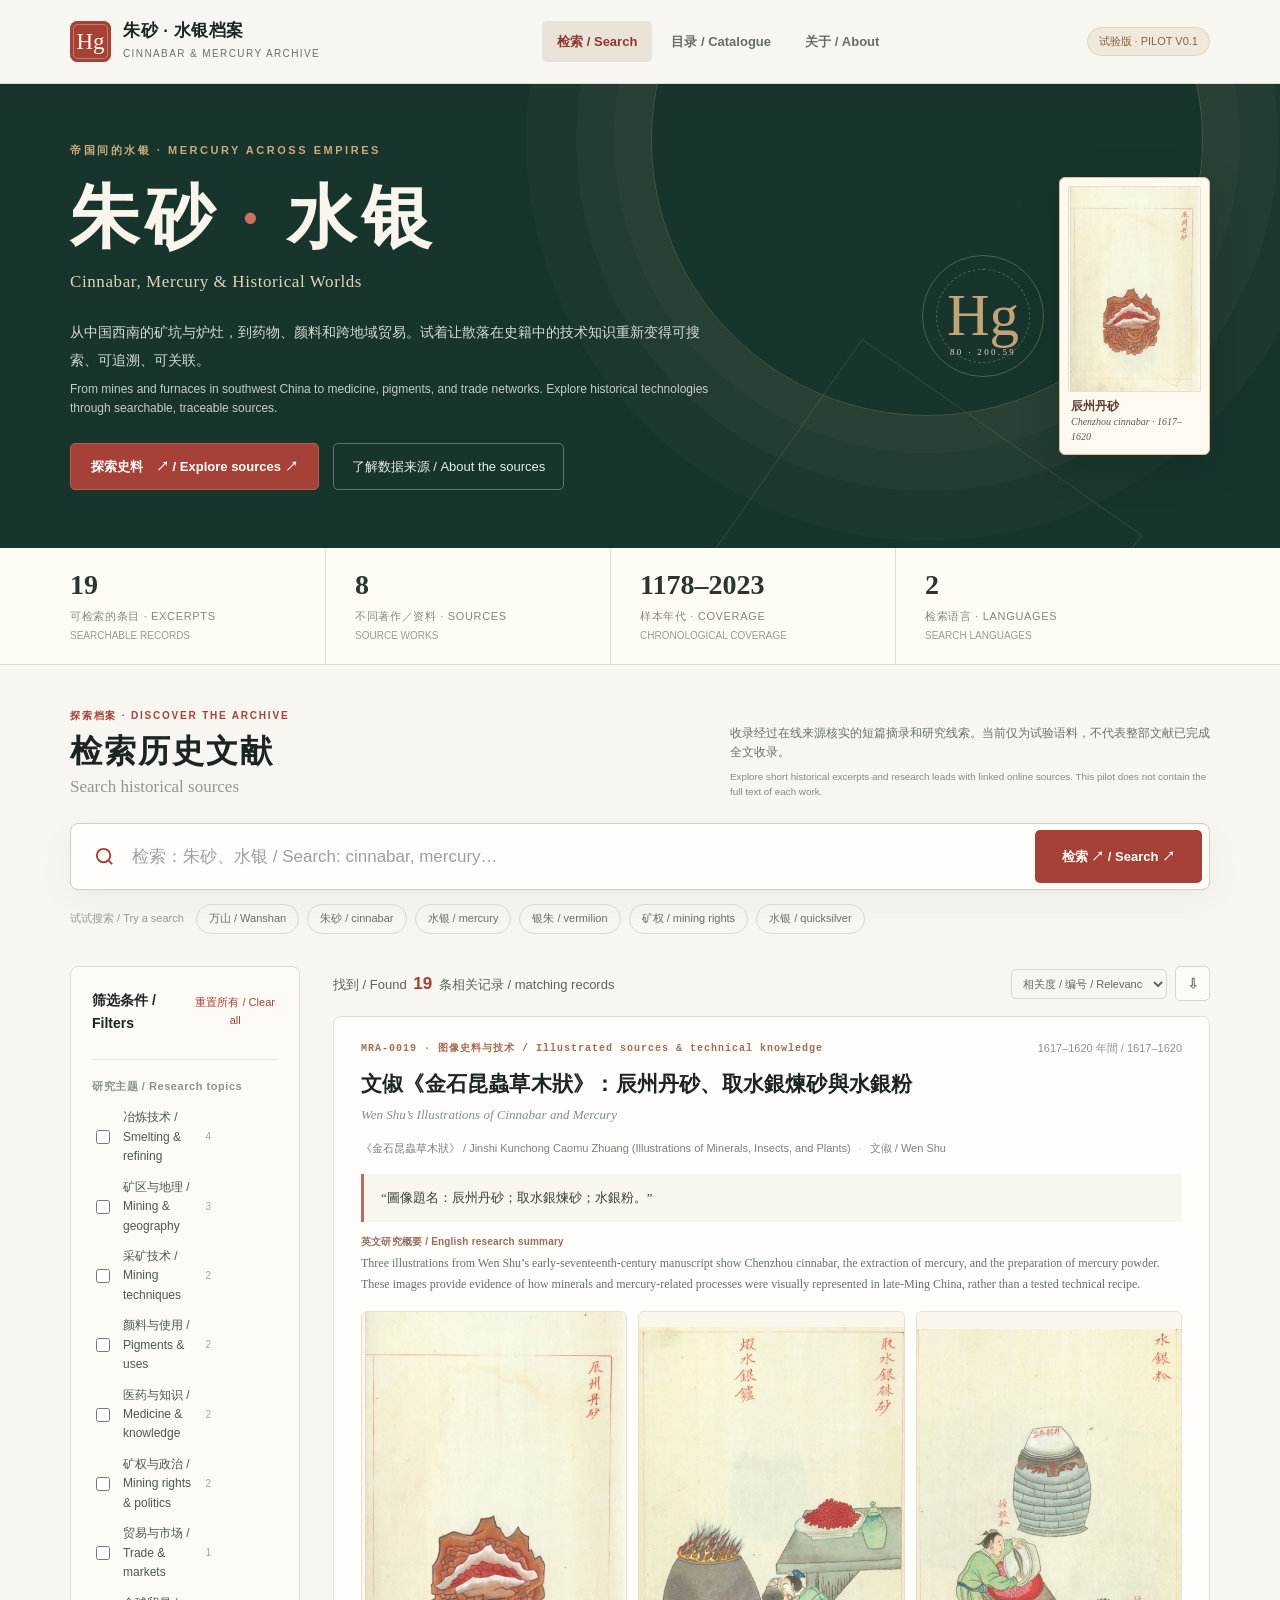
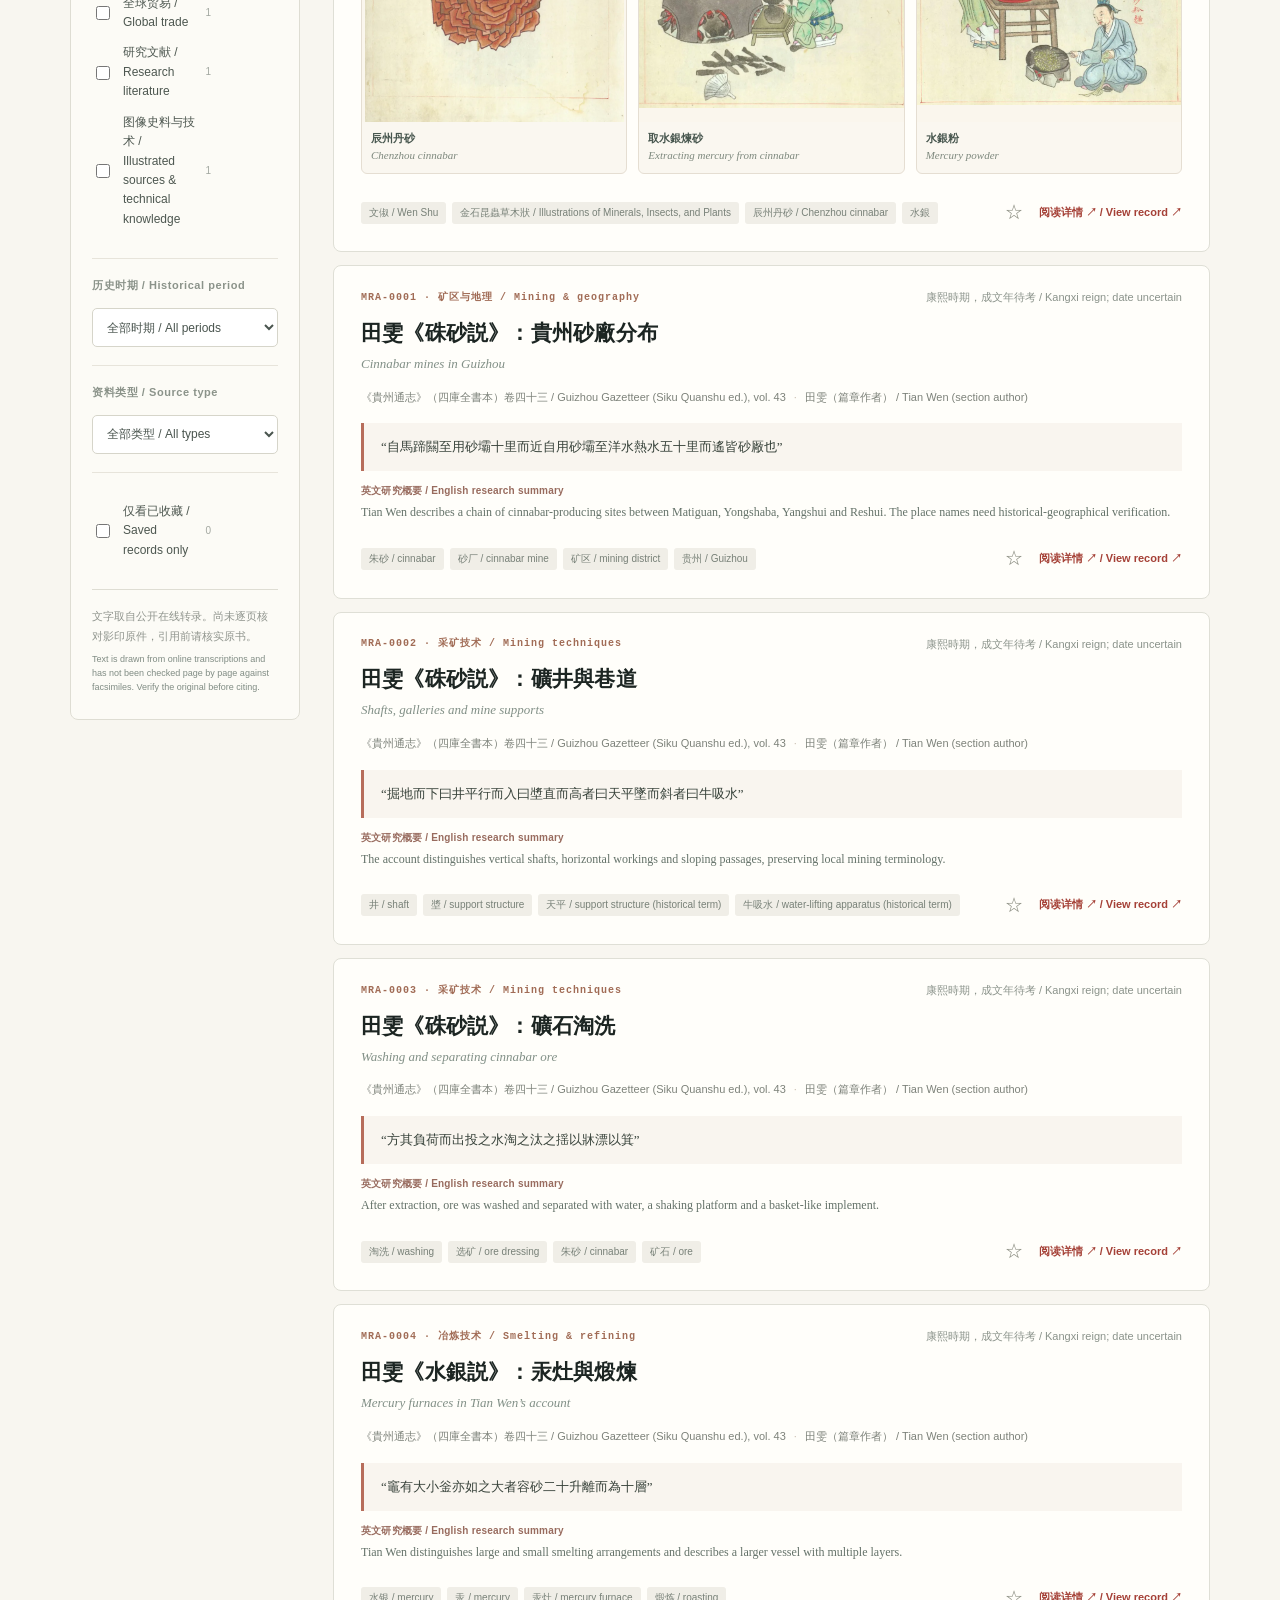
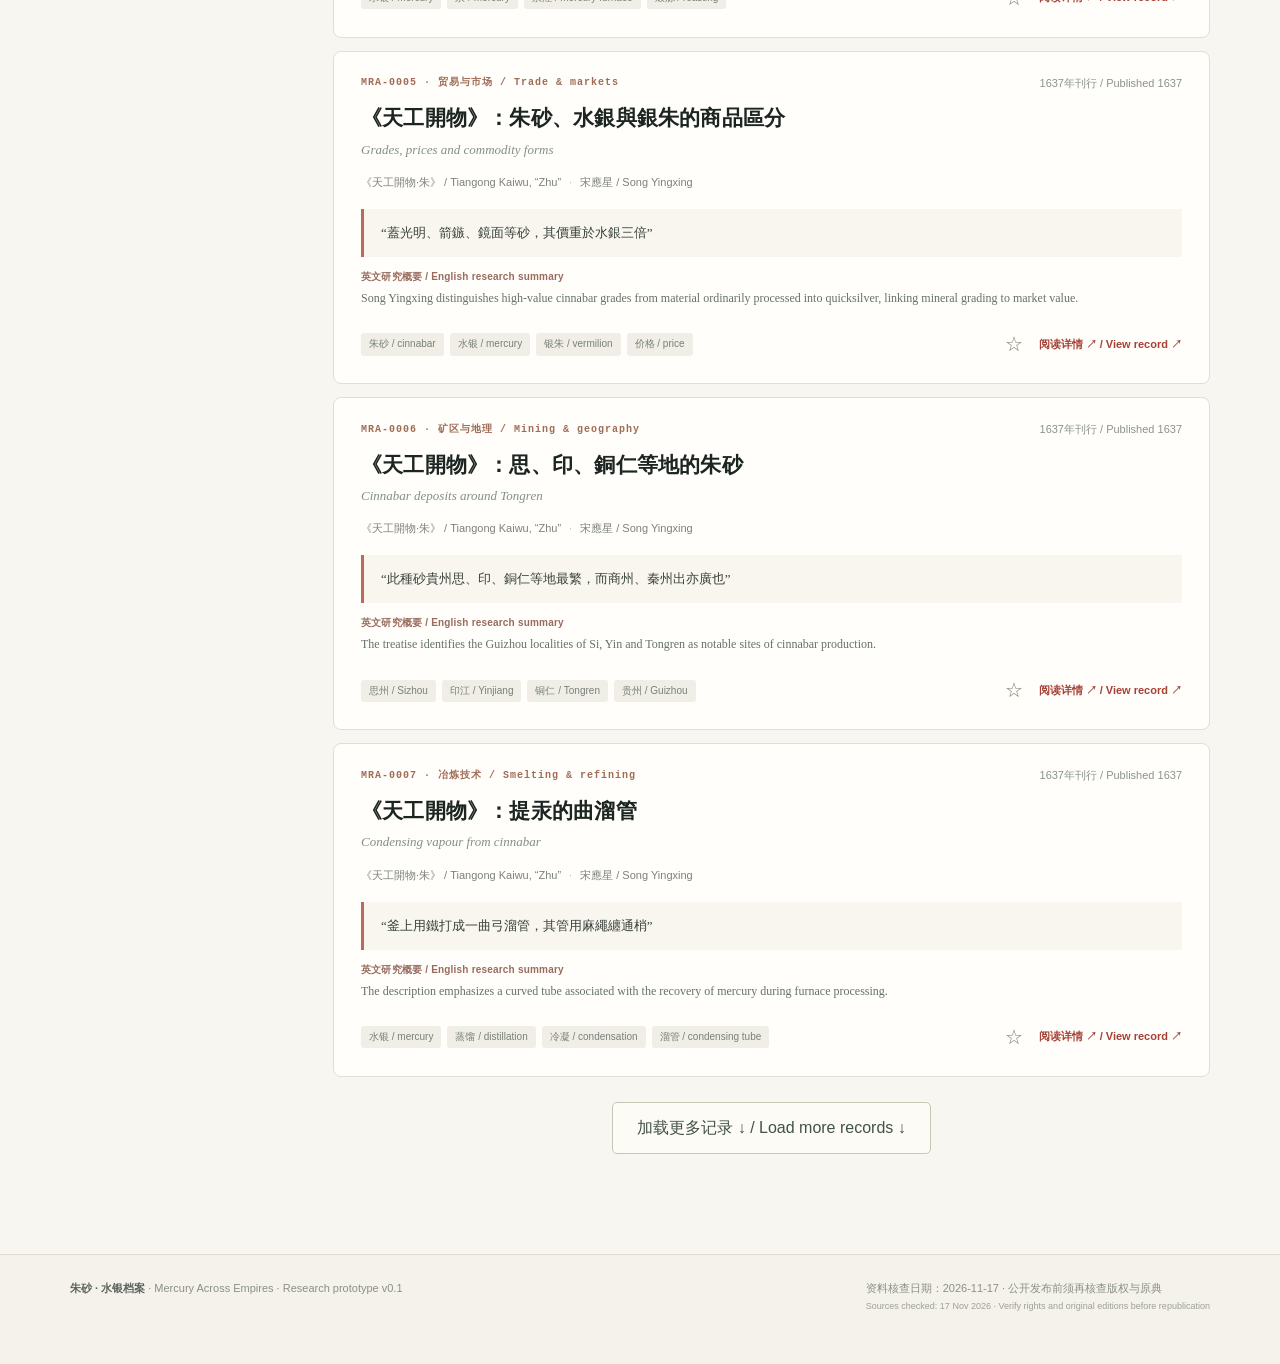
<file: index.html>
<!doctype html>
<html lang="zh-CN">
<head>
<meta charset="utf-8">
<meta name="viewport" content="width=device-width, initial-scale=1">
<meta name="theme-color" content="#f8f6f0">
<meta name="description" content="朱砂与水银历史档案试验库：可检索的原始文献摘录、历史出处及研究线索。">
<title>朱砂与水银｜历史档案试验库</title>
<style>
:root{--cream:#f8f6f0;--paper:#fffefa;--ink:#1c2522;--muted:#69716b;--subtle:#89918a;--line:#deddd3;--red:#a54137;--red-deep:#872c28;--warm:#f4ece4;--green:#18352d;--gold:#b99462;--shadow:0 12px 34px rgba(36,40,31,.05)}
*{box-sizing:border-box}html{scroll-behavior:smooth}body{margin:0;background:var(--cream);color:var(--ink);font-family:-apple-system,BlinkMacSystemFont,"Noto Sans SC","PingFang SC","Microsoft YaHei",sans-serif;line-height:1.62}button,input,select{font:inherit}button{cursor:pointer}button:focus-visible,a:focus-visible,input:focus-visible,select:focus-visible{outline:3px solid #b88b71;outline-offset:3px}a{color:inherit} .serif{font-family:"Iowan Old Style","Songti SC","STSong","Noto Serif CJK SC","Source Han Serif SC",Georgia,serif}.mono{font-family:ui-monospace,SFMono-Regular,Consolas,monospace} .container{max-width:1220px;margin:0 auto;padding:0 40px}
.site-header{height:84px;border-bottom:1px solid rgba(67,76,65,.14);background:rgba(248,246,240,.94);position:sticky;top:0;z-index:50;backdrop-filter:blur(18px)} .topbar{height:100%;display:flex;align-items:center;justify-content:space-between;gap:18px}.brand{display:flex;align-items:center;gap:12px;text-decoration:none;min-width:280px}.mark{height:41px;width:41px;background:var(--red);border-radius:8px;color:#fff7e9;display:grid;place-items:center;font-size:23px;font-family:Georgia,serif;box-shadow:inset 0 0 0 3px var(--red),inset 0 0 0 4px #c87867}.brand-title{font-size:17px;font-weight:700;letter-spacing:.03em;line-height:1.2}.brand-sub{font-size:10px;color:var(--muted);letter-spacing:.14em;margin-top:4px}.topnav{display:flex;gap:4px;align-items:center}.nav-item{border:0;background:transparent;color:#666f67;font-weight:650;padding:10px 15px;border-radius:5px;font-size:13px}.nav-item:hover{background:#ece8df}.nav-item.active{background:#e9e3d9;color:#91362e}.trial-pill{background:#f1e8dc;border:1px solid #e3d2ba;border-radius:100px;padding:5px 11px;font-size:11px;color:#87633c;white-space:nowrap}
.hero{background:var(--green);color:#faf5ec;overflow:hidden;position:relative;min-height:375px}.hero:before{content:"";position:absolute;right:6%;top:-220px;width:550px;height:550px;border:1px solid rgba(230,190,137,.22);border-radius:50%;box-shadow:0 0 0 37px rgba(230,190,137,.025),0 0 0 75px rgba(230,190,137,.035),0 0 0 125px rgba(230,190,137,.019)}.hero:after{content:"";position:absolute;right:16%;bottom:-200px;width:340px;height:340px;border:1px solid rgba(230,190,137,.12);transform:rotate(35deg)}.hero .container{position:relative;z-index:1;display:flex;align-items:center;min-height:375px;gap:20px}.hero-text{padding:58px 0;max-width:775px}.eyebrow{font-size:11px;letter-spacing:.23em;color:#ccab7a;font-weight:800;text-transform:uppercase}.hero h1{font-size:clamp(41px,5.5vw,69px);line-height:1.16;letter-spacing:.08em;font-weight:600;margin:18px 0 10px}.hero h1 .mercury-dot{color:#ca725f}.hero-english{color:#e3d2b8;font-size:17px;letter-spacing:.035em;margin:0 0 24px;font-family:Georgia,serif}.hero-desc{max-width:640px;color:#d5dcd4;font-size:14px;line-height:1.95;margin:0 0 26px}.hero-actions{display:flex;align-items:center;gap:14px;flex-wrap:wrap}.btn-primary{background:var(--red);border:1px solid #bd5d51;color:white;border-radius:5px;padding:12px 20px;font-weight:700;font-size:13px}.btn-primary:hover{background:#bd4b3d}.btn-ghost-light{color:#e8ece6;background:transparent;border:1px solid rgba(242,244,234,.33);border-radius:5px;padding:12px 18px;font-size:13px}.btn-ghost-light:hover{background:rgba(255,255,255,.06)}.seal{width:164px;height:164px;border:1px solid rgba(246,221,171,.26);border-radius:50%;display:grid;place-items:center;flex:none;margin-left:auto;position:relative;font-family:Georgia,serif}.seal:before{content:"";position:absolute;inset:13px;border:1px dashed rgba(246,221,171,.27);border-radius:50%}.seal strong{font-size:79px;font-weight:400;color:#d5af80;opacity:.9}.seal small{position:absolute;bottom:29px;color:#e5d6bf;letter-spacing:.26em;font-size:9px}
.stats-line{border-bottom:1px solid var(--line);background:#fffcf5}.stats-inner{display:grid;grid-template-columns:repeat(4,1fr);min-height:102px}.stat{padding:23px 10px 20px 0;border-right:1px solid var(--line);margin-right:29px}.stat:last-child{border-right:none}.stat-number{font-size:28px;line-height:1;font-weight:600;color:#29362f;font-family:Georgia,"Songti SC",serif}.stat-label{color:#818981;font-size:11px;letter-spacing:.06em;margin-top:9px}
.content-area{padding-top:43px;padding-bottom:100px}.section-kicker{font-size:10px;color:var(--red);font-weight:800;letter-spacing:.18em;text-transform:uppercase}.section-head{display:flex;align-items:end;justify-content:space-between;gap:20px;margin-bottom:24px}.section-head h2{font:600 32px/1.25 "Songti SC","STSong",Georgia,serif;letter-spacing:.06em;margin:7px 0 0}.section-head p{color:var(--muted);font-size:12px;max-width:480px;margin:0}.intro-inline{color:#6e776f;font-size:13px;line-height:1.9;margin:4px 0 24px}
.search-banner{display:flex;align-items:center;background:var(--paper);border:1px solid #cfcfc3;min-height:67px;box-shadow:var(--shadow);border-radius:8px;overflow:hidden}.search-lens{margin-left:22px;color:var(--red)}.search-input{flex:1;border:0;outline:0!important;background:transparent;font-size:17px;padding:18px 16px;min-width:90px;color:#2e3430}.search-input::placeholder{color:#9ca19b}.search-button{background:var(--red);border:0;color:#fff;min-height:53px;padding:0 27px;margin-right:7px;border-radius:5px;font-size:13px;font-weight:800}.search-button:hover{background:var(--red-deep)}.quick-filters{display:flex;gap:8px;align-items:center;margin:14px 0 32px;flex-wrap:wrap}.quick-label{color:#959b92;font-size:11px;margin-right:4px}.quick-tag{font-size:11px;padding:5px 12px;border:1px solid #d7d8cf;background:transparent;color:#637267;border-radius:100px}.quick-tag:hover{background:#eee7df;border-color:#cbb6a8;color:var(--red)}
.search-layout{display:grid;grid-template-columns:230px minmax(0,1fr);align-items:start;gap:33px}.filters{border:1px solid var(--line);background:#fcfbf6;border-radius:8px;padding:22px 21px 24px;position:sticky;top:104px}.filter-head{display:flex;align-items:center;justify-content:space-between;margin-bottom:24px}.filter-head h3{font-size:14px;margin:0}.reset{border:0;background:none;font-size:11px;color:var(--red);padding:0}.filter-group{padding:18px 0;border-top:1px solid #e7e4db}.filter-group:first-of-type{padding-top:0;border:0}.filter-title{font-size:11px;color:#8b938a;letter-spacing:.05em;font-weight:750;margin-bottom:13px}.select-full{width:100%;height:39px;border:1px solid #d6d5ca;border-radius:5px;color:#4a554f;background:white;padding:0 10px;font-size:12px}.choice{display:flex;align-items:center;gap:10px;font-size:12px;margin:11px 0;color:#4d5750;cursor:pointer}.choice input{width:14px;height:14px;accent-color:var(--red)}.choice span{flex:1}.count-chip{font-size:10px;color:#a3a8a1}.filter-foot{font-size:11px;color:#90958e;border-top:1px solid var(--line);padding-top:17px;line-height:1.8}.filter-foot b{color:#8e4a37;font-weight:600}
.results-head{display:flex;gap:12px;align-items:center;justify-content:space-between;margin:0 0 15px}.result-count{font-size:13px;color:#5a645d}.result-count strong{color:#a33e31;font-size:17px;margin:0 3px}.tools{display:flex;align-items:center;gap:8px}.mini-select{border:1px solid #d8d7cc;background:transparent;color:#5f6962;border-radius:5px;padding:7px;font-size:11px;max-width:156px}.icon-button{height:35px;min-width:35px;border:1px solid #d7d7cb;background:#fcfbf6;color:#52665a;border-radius:5px;display:inline-grid;place-items:center;font-size:15px}.icon-button:hover{border-color:#b9b6a6;background:#f5f0e8}.cards{display:grid;gap:13px}.record-card{padding:23px 27px 19px;background:var(--paper);border:1px solid #dfdfd6;border-radius:8px;transition:border-color .18s,transform .18s,box-shadow .18s}.record-card:hover{border-color:#baaca0;box-shadow:var(--shadow);transform:translateY(-1px)}.record-top{display:flex;align-items:center;justify-content:space-between;gap:12px}.record-num{font-size:10px;color:#a16c56;letter-spacing:.1em;font-weight:750}.record-date{font-size:11px;color:#8b938b}.card-title{font:600 21px/1.48 "Songti SC","STSong","Noto Serif CJK SC",Georgia,serif;margin:11px 0 5px;letter-spacing:.01em;cursor:pointer}.card-title:hover{color:var(--red)}.card-en{font:italic 13px/1.5 Georgia,serif;color:#829087;margin:0 0 15px}.source-line{display:flex;align-items:center;gap:8px;font-size:11px;color:#7d827a;flex-wrap:wrap}.source-line .dot{color:#c8bdb0}.excerpt{padding:11px 15px 11px 17px;border-left:3px solid #b76d5b;margin:17px 0 16px;background:#f9f5ef;color:#37423a;font-size:13px;line-height:2;font-family:"Songti SC","STSong","Noto Serif CJK SC",serif}.excerpt.none{font-family:inherit;color:#838a82;font-style:italic}.record-bottom{display:flex;align-items:center;justify-content:space-between;gap:12px;flex-wrap:wrap}.tags{display:flex;gap:6px;flex-wrap:wrap}.tag{background:#f0eee7;color:#788178;padding:3px 8px;border-radius:3px;font-size:10px}.record-actions{display:flex;align-items:center;gap:11px}.text-link{background:none;border:0;color:var(--red);font-size:11px;font-weight:750;padding:5px 0}.text-link:hover{text-decoration:underline}.star{color:#8b8d81;background:transparent;border:0;padding:5px 5px;font-size:18px}.star.on{color:#b15a37}.mark-hit{background:#ffe9b2;color:#592c17;border-radius:2px;padding:0 1px}.empty{background:#fffefa;border:1px dashed #d0cbc0;text-align:center;padding:70px 30px;border-radius:7px;color:#79837b}.empty-icon{font-size:34px;margin-bottom:11px}.load-more{display:none;margin:25px auto 0;border:1px solid #c7c7b8;background:#fcfbf5;color:#425248;padding:12px 24px;border-radius:5px}.load-more.visible{display:block}
.catalog-group{border-top:1px solid var(--line);padding:22px 0}.catalog-title{font:600 22px/1.6 "Songti SC","STSong",Georgia,serif;margin:0}.catalog-meta{font-size:12px;color:#7a847d;margin:4px 0 13px}.catalog-links{display:grid;grid-template-columns:repeat(2,minmax(0,1fr));gap:10px}.catalog-link{display:flex;justify-content:space-between;gap:10px;text-align:left;background:var(--paper);border:1px solid var(--line);border-radius:5px;padding:11px 14px;color:#33473b;font-size:12px}.catalog-link:hover{border-color:#ae9d8f;color:var(--red)}.catalog-link span:last-child{color:#b17a6e;white-space:nowrap}.source-open{font-size:11px;color:var(--red);text-decoration:none;font-weight:700}.source-open:hover{text-decoration:underline}
.method-grid{display:grid;grid-template-columns:1.1fr 1fr;gap:28px}.method-card{background:var(--paper);padding:28px;border:1px solid var(--line);border-radius:7px}.method-card h3{font:600 22px Georgia,"Songti SC",serif;margin:0 0 15px}.method-card p,.method-card li{color:#59675d;font-size:13px;line-height:1.92}.method-card ol{padding-left:20px}.callout{background:#f2eee6;border-left:3px solid var(--red);font-size:12px;color:#66584a;padding:15px 18px;margin:22px 0;line-height:1.9}.method-code{background:#18352d;color:#e6ece4;padding:16px 18px;font:12px/1.9 ui-monospace,monospace;border-radius:6px;white-space:pre-wrap;word-break:break-all}.section{display:none}.section.active{display:block}.footer{border-top:1px solid var(--line);padding:25px 0 50px;background:#f5f2eb;color:#899087;font-size:11px}.footer-inner{display:flex;justify-content:space-between;gap:20px;flex-wrap:wrap}.footer strong{color:#5d665e}
.modal-backdrop{display:none;position:fixed;inset:0;background:rgba(22,32,28,.65);z-index:100;align-items:center;justify-content:center;padding:20px;backdrop-filter:blur(4px)}.modal-backdrop.open{display:flex}.modal{width:min(100%,950px);background:#fcfbf7;max-height:min(90vh,960px);border-radius:10px;overflow:hidden;display:flex;flex-direction:column;box-shadow:0 25px 90px rgba(0,0,0,.25)}.modal-heading{padding:24px 30px 20px;border-bottom:1px solid #dfdfd5;display:flex;gap:20px;align-items:start;justify-content:space-between}.modal-heading h2{font:600 28px/1.45 "Songti SC","STSong",serif;margin:8px 0 6px}.modal-heading .subtitle{font:italic 14px Georgia,serif;color:#859087}.modal-close{border:1px solid #dcd9ce;border-radius:50%;background:#fff;min-width:35px;height:35px;font-size:19px;color:#717771}.modal-main{padding:26px 30px;overflow-y:auto}.detail-grid{display:grid;grid-template-columns:1.2fr .8fr;gap:30px}.detail-h{font-size:11px;letter-spacing:.1em;color:#a4584a;text-transform:uppercase;font-weight:750;margin:3px 0 12px}.detail-excerpt{background:#f1eee6;border-left:3px solid var(--red);font:16px/2.1 "Songti SC","STSong",Georgia,serif;color:#39453c;padding:20px;margin-bottom:23px;white-space:pre-wrap}.detail-english{font:15px/1.85 Georgia,serif;color:#515e54;margin:0 0 26px}.detail-note{font-size:13px;color:#535f57;line-height:1.92;margin-bottom:22px}.note-input{width:100%;min-height:110px;resize:vertical;border:1px solid #d8d5c9;border-radius:5px;background:#fffefa;padding:12px 13px;font:13px/1.75 -apple-system,BlinkMacSystemFont,"PingFang SC",sans-serif;color:#34453b}.private-note-caption{font-size:10px;color:#8b948b;line-height:1.8;margin:5px 0 16px}.metadata{background:#f5f3ec;border:1px solid #e5e2d7;padding:18px;border-radius:5px;align-self:start}.meta-row{border-bottom:1px solid #e2dfd5;padding:9px 0}.meta-row:last-child{border-bottom:0}.meta-k{font-size:10px;color:#879187;letter-spacing:.05em}.meta-v{font-size:12px;line-height:1.75;margin-top:4px;word-break:break-word}.meta-v a{color:var(--red);text-decoration:none}.meta-v a:hover{text-decoration:underline}.modal-foot{border-top:1px solid var(--line);padding:14px 30px;display:flex;align-items:center;justify-content:space-between;gap:10px;flex-wrap:wrap;background:#f9f7f1}.detail-btn{border:1px solid #cfcbbf;background:transparent;padding:8px 13px;border-radius:4px;color:#515d54;font-size:12px;text-decoration:none}.detail-btn.strong{background:var(--red);border-color:var(--red);color:#fff}.detail-btn:hover{filter:brightness(.96)}.detail-small{font-size:11px;color:#8c968d} .toast{position:fixed;bottom:28px;left:50%;transform:translate(-50%,18px);z-index:150;background:var(--green);color:#fff;font-size:12px;padding:10px 18px;border-radius:5px;box-shadow:0 8px 40px rgba(0,0,0,.16);opacity:0;pointer-events:none;transition:.2s}.toast.visible{opacity:1;transform:translate(-50%,0)}
@media(max-width:980px){.container{padding:0 27px}.seal{display:none}.topnav{gap:1px}.search-layout{grid-template-columns:185px 1fr;gap:19px}.filters{padding:20px 15px}.record-card{padding:18px}.stat{margin-right:15px}.method-grid{grid-template-columns:1fr}}
@media(max-width:650px){.site-header{height:72px}.container{padding:0 18px}.brand{min-width:0}.brand-title{font-size:14px}.brand-sub{font-size:8px}.mark{width:34px;height:34px;font-size:19px;flex:none}.nav-item{padding:8px;font-size:11px}.trial-pill{display:none}.hero .container{min-height:330px}.hero-text{padding:46px 0}.hero h1{font-size:43px}.hero-english{font-size:13px}.hero-desc{font-size:12px}.stats-inner{grid-template-columns:repeat(2,1fr)}.stat{padding:16px 0;margin-right:13px;min-height:77px}.stat:nth-child(2){border-right:0}.stat:nth-child(3),.stat:nth-child(4){border-top:1px solid var(--line)}.stat-number{font-size:24px}.content-area{padding-top:30px}.section-head h2{font-size:28px}.section-head p{display:none}.search-layout{display:flex;flex-direction:column;gap:20px}.filters{position:static;width:100%;display:grid;grid-template-columns:repeat(2,minmax(0,1fr));gap:8px 16px}.filter-head{grid-column:1/-1;margin-bottom:2px}.filter-group{padding:9px 0;border-top:0}.filter-foot{grid-column:1/-1}.search-input{font-size:14px;padding:15px 8px}.search-lens{margin-left:12px}.search-button{padding:0 15px}.record-card{padding:18px 16px}.card-title{font-size:19px}.catalog-links{grid-template-columns:1fr}.modal-backdrop{padding:0}.modal{height:100dvh;max-height:none;border-radius:0}.modal-heading,.modal-main,.modal-foot{padding-left:20px;padding-right:20px}.modal-heading h2{font-size:23px}.detail-grid{display:flex;flex-direction:column}.source-line{gap:5px}.tools{gap:5px}}

/* Chinese and English are always visible; no language toggle. */
.dual-lines .bi-zh,.dual-lines .bi-en{display:block}
.dual-lines .bi-en{font-size:.82em;font-weight:500;letter-spacing:0;line-height:1.55;opacity:.83;margin-top:3px}
.hero-desc .bi-en{color:#ebeee6;opacity:.82;margin-top:6px;font-size:12px}
.section-head h2 .bi-en{font:500 17px/1.45 Georgia,serif;color:#7a847c;margin-top:4px}
.section-head p .bi-en,.intro-inline .bi-en,.filter-foot .bi-en{margin-top:6px;color:#808c84;opacity:1}
.stat-label .bi-en{font-size:10px;margin-top:2px}
.card-summary{margin:-3px 0 16px;color:#647269;font:12px/1.75 Georgia,serif}
.card-summary-label{font:700 10px/1.4 -apple-system,BlinkMacSystemFont,"PingFang SC",sans-serif;letter-spacing:.02em;color:#986b5e}
.note-translation{margin-top:10px;color:#667468;font-family:Georgia,"Noto Serif",serif;font-size:12px;line-height:1.85}
.meta-v{white-space:normal}
.bilingual-about .lang-panel + .lang-panel{border-top:1px solid var(--line);margin-top:22px;padding-top:22px}
.bilingual-about .lang-en h3{font:600 19px/1.4 Georgia,serif}
.bilingual-about .lang-en p,.bilingual-about .lang-en li{font-family:Georgia,serif}
.filter-title,.choice,.source-line,.record-num{overflow-wrap:anywhere}
@media(max-width:900px){.trial-pill{display:none}.brand{min-width:0}}
@media(max-width:650px){.topbar{gap:7px}.brand{gap:7px}.brand-title{font-size:12px}.brand-sub{font-size:8px}.topnav{gap:0}.nav-item{font-size:11px;padding:8px 6px}.section-head h2 .bi-en{font-size:15px}.hero-desc .bi-en{font-size:11px}.record-top{align-items:flex-start}.record-num{line-height:1.5}}
@media(max-width:390px){.brand-sub{display:none}.brand-title{font-size:11px}.brand{gap:4px}.topnav .nav-item{font-size:10px;padding:6px 4px}}
.catalog-titles{display:flex;flex-direction:column;gap:2px;min-width:0;flex:1}.catalog-titles .catalog-en{font:italic 11px/1.45 Georgia,serif;color:#8a948a}.card-summary div[lang=en]{margin-top:4px}.detail-note p{margin:0 0 8px}.detail-note .note-translation{margin-top:8px}.record-date{max-width:48%;text-align:right}
/* Keep both languages readable on narrow screens. */
@media(max-width:650px){
.site-header{height:auto;min-height:72px}
.topbar{flex-wrap:wrap;align-items:center;padding-top:9px;padding-bottom:9px;row-gap:6px}
.topnav{order:3;width:100%;display:flex;justify-content:space-between}
.topnav .nav-item{flex:1;text-align:center;font-size:11px;padding:9px 6px;white-space:nowrap}
.brand{flex:1}
.section-head{display:flex;flex-direction:column;align-items:flex-start;gap:9px}
.section-head p{display:block;width:100%;max-width:none}
.hero-text{padding:43px 0}
}
@media(max-width:520px){
.filters{display:block}
.filter-head{display:flex}
.filter-group{border-top:1px solid #e7e4db;padding:13px 0}
.filter-foot{margin-top:8px}
.results-head{align-items:flex-start;flex-wrap:wrap}
.mini-select{max-width:205px}
}

/* Wen Shu historical illustrations, with independent high-resolution files. */
.hero-art-pair{display:flex;align-items:center;gap:15px;margin-left:auto;flex-shrink:0}
.hero-art-pair .seal{margin-left:0;width:122px;height:122px}.hero-art-pair .seal strong{font-size:59px}.hero-art-pair .seal small{bottom:17px}
.wenshu-image-link{display:block;text-decoration:none}.wenshu-image-link:focus-visible{outline:3px solid #d8a867;outline-offset:3px}.wenshu-scene:hover{filter:brightness(.98)}
.hero-cinnabar{width:151px;margin:0;padding:8px;background:#fff9ef;border-radius:6px;border:1px solid #d9bd96;color:#536056;box-shadow:0 12px 38px #071b163b}
.hero-cinnabar .wenshu-scene{aspect-ratio:400/620;border-radius:2px}.hero-cinnabar figcaption{padding:7px 3px 2px;font-size:11px;line-height:1.3}
.hero-cinnabar figcaption strong{display:block;font-size:12px;color:#603d30}.hero-cinnabar figcaption span{display:block;font:italic 10px/1.5 Georgia,serif}
.wenshu-scene{width:100%;aspect-ratio:400/620;background-color:#fbf8ed;background-image:none;background-repeat:no-repeat;background-size:300% 100%;background-position:0 50%;border:1px solid #e9dfcf}
.wenshu-scene-1{background-image:url("assets/wenshu-chenzhou-cinnabar.svg")}.wenshu-scene-2{background-image:url("assets/wenshu-taking-mercury.svg")}.wenshu-scene-3{background-image:url("assets/wenshu-mercury-powder.svg")}
.featured-wenshu{background:#fffefa;border:1px solid #e5dfd3;border-radius:9px;margin:18px 0 26px;padding:23px;box-shadow:0 7px 20px #25281f08}
.featured-kicker{color:var(--red);font-size:10px;font-weight:800;letter-spacing:.10em;margin-bottom:9px}
.featured-wenshu h3{font:600 24px/1.4 "Songti SC","STSong",serif;margin:0 0 3px}.featured-en{font:italic 14px/1.5 Georgia,serif;color:#899185;margin:0 0 11px}
.featured-copy p{font-size:12px;color:#526156;line-height:1.9;margin:8px 0}.featured-copy .featured-credit{font-size:11px;color:#838d83}.featured-credit a{color:var(--red);text-decoration:none}
.wenshu-panels{display:grid;grid-template-columns:repeat(3,minmax(0,1fr));gap:15px;margin:19px 0 14px}.wenshu-panels figure,.wenshu-detail-panels figure{margin:0;min-width:0}
.wenshu-panels figcaption,.wenshu-detail-panels figcaption{font-size:11px;line-height:1.65;color:#49574f;margin:7px 1px 0}.wenshu-panels figcaption span{display:block;color:#829083;font:italic 11px/1.5 Georgia,serif}
.featured-open{background:transparent;border:1px solid #bbaea0;border-radius:4px;color:var(--red-deep);padding:9px 13px;font-size:12px;font-weight:700}.featured-open:hover{background:#f7f0e8}
.wenshu-detail-panels{display:grid;grid-template-columns:repeat(3,minmax(0,1fr));gap:12px;margin:12px 0 24px}
@media(max-width:980px){.hero-art-pair{gap:8px}.hero-cinnabar{width:132px}.hero-art-pair .seal{width:93px;height:93px}.hero-art-pair .seal strong{font-size:42px}.hero-art-pair .seal small{bottom:9px}}
@media(max-width:650px){.hero .container{flex-wrap:wrap}.hero-text{padding-bottom:10px}.hero-art-pair{margin:0 auto 22px}.hero-cinnabar{width:125px}.featured-wenshu{padding:17px}.wenshu-panels{display:flex;gap:12px;overflow-x:auto;scroll-snap-type:x mandatory;padding-bottom:10px}.wenshu-panels figure{flex:0 0 76%;scroll-snap-align:start}.wenshu-panels figcaption{font-size:12px}.featured-wenshu h3{font-size:20px}.wenshu-detail-panels{gap:7px}}

/* Historical images now appear as ordinary source-record content, not a featured section. */
.record-image-strip{display:grid;grid-template-columns:repeat(3,minmax(0,1fr));gap:11px;margin:12px 0 19px}
.record-figure{min-width:0;margin:0;background:#faf7f0;border:1px solid #e5ded2;border-radius:6px;overflow:hidden}
.record-figure>a{display:block;text-decoration:none}
.record-figure .wenshu-scene{width:100%;aspect-ratio:400/620;border:0}
.record-figure figcaption{padding:8px 9px 10px;font-size:11px;color:#47564e;line-height:1.5}
.record-figure figcaption strong{display:block}
.record-figure figcaption span{display:block;color:#7e897e;font-family:Georgia,serif;font-style:italic}
@media(max-width:650px){.record-image-strip{display:flex;gap:10px;overflow-x:auto;scroll-snap-type:x mandatory;padding-bottom:8px}.record-figure{flex:0 0 57%;scroll-snap-align:start}}
@media(prefers-reduced-motion:reduce){html{scroll-behavior:auto}*{transition:none!important}}
</style>
<link rel="stylesheet" href="assets/wenshu-visible.css">
</head>
<body>
<header class="site-header"><div class="container topbar">
 <a href="#home" class="brand" data-nav="home" aria-label="回到首页"><div class="mark">Hg</div><div><div class="brand-title" data-i18n="brand">朱砂 · 水银档案</div><div class="brand-sub">CINNABAR & MERCURY ARCHIVE</div></div></a>
 <nav class="topnav" aria-label="Main navigation"><button class="nav-item active" data-nav="search" data-i18n="navSearch">检索</button><button class="nav-item" data-nav="catalog" data-i18n="navCatalog">目录</button><button class="nav-item" data-nav="about" data-i18n="navAbout">关于</button></nav><span class="trial-pill">试验版 · PILOT V0.1</span>
</div></header>
<section class="hero" id="home"><div class="container"><div class="hero-text"><div class="eyebrow">帝国间的水银 · MERCURY ACROSS EMPIRES</div><h1 class="serif"><span>朱砂</span><span class="mercury-dot"> · </span><span>水银</span></h1><p class="hero-english">Cinnabar, Mercury &amp; Historical Worlds</p><p class="hero-desc" data-i18n="heroDesc">从中国西南的矿坑与炉灶，到药物、颜料和跨地域贸易。试着让散落在史籍中的技术知识重新变得可搜索、可追溯、可关联。</p><div class="hero-actions"><button class="btn-primary" data-nav="search" data-i18n="heroExplore">探索史料　↗</button><button class="btn-ghost-light" data-nav="about" data-i18n="heroSources">了解数据来源</button></div></div><div class="hero-art-pair"><div class="seal" aria-hidden="true"><strong>Hg</strong><small>80 · 200.59</small></div><figure class="hero-cinnabar"><a class="wenshu-image-link" href="assets/wenshu-chenzhou-cinnabar.svg" target="_blank" rel="noopener noreferrer" title="查看高清图 / Open high-resolution image"><div class="wenshu-scene wenshu-scene-1" role="img" aria-label="文俶《金石昆蟲草木狀》辰州丹砂插圖 / Chenzhou cinnabar illustration"></div></a><figcaption><strong>辰州丹砂</strong><span lang="en">Chenzhou cinnabar · 1617–1620</span></figcaption></figure></div></div></section>
<div class="stats-line"><div class="container stats-inner"><div class="stat"><div class="stat-number" id="stat-records">—</div><div class="stat-label" data-i18n="statRecords">可检索的条目 · EXCERPTS</div></div><div class="stat"><div class="stat-number" id="stat-works">—</div><div class="stat-label" data-i18n="statWorks">不同著作／资料 · SOURCES</div></div><div class="stat"><div class="stat-number">1178–2023</div><div class="stat-label" data-i18n="statCoverage">样本年代 · COVERAGE</div></div><div class="stat"><div class="stat-number">2</div><div class="stat-label" data-i18n="statLanguages">检索语言 · LANGUAGES</div></div></div></div>
<main class="container content-area">
<section id="section-search" class="section active"><div class="section-head"><div><div class="section-kicker">探索档案 · DISCOVER THE ARCHIVE</div><h2 data-i18n="searchTitle">检索历史文献</h2></div><p data-i18n="searchIntro">收录经过在线来源核实的短篇摘录和研究线索。当前仅为试验语料，不代表整部文献已完成全文收录。</p></div>
 <div class="search-banner"><svg class="search-lens" width="23" height="23" viewBox="0 0 24 24" fill="none" stroke="currentColor" stroke-width="2"><circle cx="11" cy="11" r="7"/><path d="m20 20-4-4"/></svg><input class="search-input" id="searchInput" type="search" autocomplete="off" placeholder="检索：万山、朱砂、水银、银朱、quicksilver…" data-i18n-placeholder="searchPlaceholder" aria-label="Search records"><button class="search-button" id="searchSubmit" data-i18n="searchButton">检索 ↗</button></div>
 <div class="quick-filters"><span class="quick-label" data-i18n="quickLabel">试试搜索</span><button class="quick-tag" data-query="万山">万山</button><button class="quick-tag" data-query="朱砂">朱砂</button><button class="quick-tag" data-query="水银">水银</button><button class="quick-tag" data-query="银朱">银朱</button><button class="quick-tag" data-query="矿权">矿权</button><button class="quick-tag" data-query="quicksilver">quicksilver</button></div>
 
<div class="search-layout"><aside class="filters" aria-label="筛选条件"><div class="filter-head"><h3 data-i18n="filterHeading">筛选条件</h3><button class="reset" id="resetFilters" data-i18n="reset">重置所有</button></div><div class="filter-group"><div class="filter-title" data-i18n="topicHeading">研究主题</div><div id="topicFilters"></div></div><div class="filter-group"><div class="filter-title" data-i18n="periodHeading">历史时期</div><select id="periodSelect" class="select-full" aria-label="历史时期"><option value="">全部时期</option><option>宋代</option><option>明代</option><option>清代</option><option>晚清</option><option>十九世纪</option><option>现代研究</option></select></div><div class="filter-group"><div class="filter-title" data-i18n="kindHeading">资料类型</div><select id="kindSelect" class="select-full" aria-label="资料类型"><option value="">全部类型</option><option>历史文献摘录</option><option>研究文献</option></select></div><div class="filter-group"><label class="choice"><input type="checkbox" id="bookmarksOnly"><span data-i18n="bookmarksOnly">仅看已收藏</span><span class="count-chip" id="bookmarksCount">0</span></label></div><div class="filter-foot" data-i18n="filterFoot">文字取自公开在线转录。尚未逐页核对影印原件，引用前请核实原书。</div></aside>
 <div><div class="results-head"><div class="result-count"><span data-i18n="resultPrefix">找到</span> <strong id="resultsCount">0</strong> <span data-i18n="resultSuffix">条相关记录</span></div><div class="tools"><select class="mini-select" id="sortSelect" aria-label="排序"><option value="relevance">相关度 / 编号</option><option value="old">年代：从早到晚</option><option value="new">年代：从晚到早</option><option value="title">标题排序</option></select><button class="icon-button" id="downloadResults" aria-label="导出当前筛选结果 CSV" title="导出当前结果 CSV">⇩</button></div></div><div class="cards" id="resultsList"></div><button class="load-more" id="loadMore" data-i18n="loadMore">加载更多记录 ↓</button></div></div>
</section>
<section id="section-catalog" class="section"><div class="section-head"><div><div class="section-kicker">按来源浏览 · BROWSE BY SOURCE</div><h2 data-i18n="catalogTitle">史料目录</h2></div><p data-i18n="catalogIntro">按著作与馆藏来源整理。每条记录链接到书中的相关篇章，不虚构原件扫描页码。</p></div><p class="intro-inline" data-i18n="catalogMore">这里的“条目”是从文献中选出的主题性摘录，而不是完整卷宗。将来可逐步扩展为文献—页码—原件影像三级目录。</p><div id="catalogList"></div></section>
<section id="section-about" class="section"><div class="section-head"><div><div class="section-kicker">来源、方法与局限 · SOURCES · METHODS · LIMITS</div><h2 data-i18n="aboutTitle">关于试验数据库</h2></div></div><div class="method-grid"><article class="method-card"><h3>这是怎样的数据库？</h3><p>这是为 <em>Mercury across Empires</em> 研究设计的可扩展静态网站试验版。它使用真实、可点击来源的历史文献摘录，演示检索、分面筛选、跨语言关键词关联、阅读和导出。</p><div class="callout"><strong>数据边界：</strong>这些短文并非完整档案 OCR。本站没有下载、复制或展示档案馆受限影像；摘录来自公开电子转录，仍需与原书影像校核。英译摘要是研究性概述，不是逐字译文。</div><h3>资料从哪里来？</h3><p>包含宋、明、清时期文献，晚清矿业交涉材料、19世纪英文地理著述，以及一条现代研究文献书目。每条记录保留出处、原文链接和核查状态。</p><p>史料中的数字、日期、技术与药性主张属于历史记载，不代表已被独立证实，也不构成实验或医疗建议。</p></article><article class="method-card"><h3>怎么扩充自己的资料？</h3><ol><li>在 <code>data/records.csv</code> 追加一行，填写编号、馆藏、标题、时期、短摘录和原件网址。</li><li>运行 <code>python scripts/import_csv.py</code> 重建前端搜索数据。</li><li>将新的原始 PDF 与图片放进自己私人的 <code>originals/</code> 文件夹，不上传至公开仓库。</li><li>日后可将扫描页、OCR、人工校订和页码放入单独的 <code>pages</code> 表，保持原记录 ID 不变。</li></ol><div class="method-code">mercury-archive/
├── index.html
├── data/
│   ├── records.csv   ← 可编辑
│   ├── records.json
│   └── records.js     ← 网站索引
├── scripts/
│   ├── import_csv.py
├── i18n.js
└── README.md</div><p>纯 HTML/CSS/JavaScript；不需要账号、数据库服务器或 API key。可以离线打开，也可作为 GitHub Pages 静态网站发布。</p></article></div></section>
</main>
<footer class="footer"><div class="container footer-inner"><div><strong data-i18n="footerBrand">朱砂 · 水银档案</strong> · Mercury Across Empires · Research prototype v0.1</div><div data-i18n="footerVerify">资料核查日期：2026-11-17 · 公开发布前须再核查版权与原典</div></div></footer>
<div class="modal-backdrop" id="detailOverlay" role="presentation"><div class="modal" role="dialog" aria-modal="true" aria-labelledby="modalTitle"><div class="modal-heading"><div><div class="record-num" id="modalId"></div><h2 id="modalTitle"></h2><div class="subtitle" id="modalEn"></div></div><button class="modal-close" id="closeModal" aria-label="关闭详情" data-i18n-aria="closeDetail">×</button></div><div class="modal-main" id="modalMain"></div><div class="modal-foot"><div class="detail-small" data-i18n="modalDisclaimer">原文据公开转录；正式引用前应核对原书。</div><div style="display:flex;gap:8px;flex-wrap:wrap"><button class="detail-btn" id="copyCitation" data-i18n="modalCopy">复制参考引注</button><a class="detail-btn strong" id="modalSourceLink" href="#" target="_blank" rel="noopener noreferrer" data-i18n="modalSource">查看来源原文 ↗</a></div></div></div></div>
<div class="toast" role="status" id="toast"></div>
<script src="data/records.js"></script>
<script src="i18n.js"></script>
<script>
(function(){'use strict';
const RECORDS=Array.isArray(window.MERCURY_RECORDS)?window.MERCURY_RECORDS:[];
const $=s=>document.querySelector(s), $$=s=>Array.from(document.querySelectorAll(s));
const state={query:'',topics:new Set(),period:'',kind:'',bookmarksOnly:false,sort:'relevance',visible:8,view:'search'};
const I18N=window.MERCURY_I18N||{strings:{zh:{},en:{}},values:{},notes:{},aboutEn:''};
const ABOUT_ZH=$('#section-about .method-grid').innerHTML;

function zhText(key){return I18N.strings?.zh?.[key]||key}
function enText(key){return I18N.strings?.en?.[key]||''}
function txt(key){const zh=zhText(key),en=enText(key);return en&&en.toLowerCase()!==zh.toLowerCase()?zh+' / '+en:zh}
function localized(field,value){return I18N.values?.[field]?.[value]||''}
function tr(field,value){const other=localized(field,value);if(!other||other.toLowerCase()===String(value).toLowerCase())return value;return /[\u3400-\u9fff]/.test(String(value))?value+' / '+other:other+' / '+value}
function rec(r,field){if(field==='title')return r.title;if(field==='notes')return r.notes;return r[field]}
function tag(t){return tr('tags',t)}
function dualHTML(key){const en=enText(key);return '<span class="bi-zh" lang="zh-CN">'+esc(zhText(key))+'</span>'+(en?'<span class="bi-en" lang="en">'+esc(en)+'</span>':'')}
function bilingualAbout(){
 const zh=ABOUT_ZH.match(/<article class="method-card">[\s\S]*?<\/article>/g)||[];
 const en=(I18N.aboutEn||'').match(/<article class="method-card">[\s\S]*?<\/article>/g)||[];
 if(zh.length!==2||en.length!==2)return ABOUT_ZH+I18N.aboutEn;
 const inner=x=>x.replace(/^<article class="method-card">/,'').replace(/<\/article>$/,'');
 return zh.map((a,i)=>'<article class="method-card bilingual-about"><div class="lang-panel lang-zh" lang="zh-CN">'+inner(a)+'</div><div class="lang-panel lang-en" lang="en">'+inner(en[i])+'</div></article>').join('');
}
function applyBilingual(){
 document.documentElement.lang='zh-CN';
 document.title='朱砂与水银 | Cinnabar & Mercury Historical Archive';
 const meta=$('meta[name="description"]');if(meta)meta.content='朱砂与水银历史档案库 / Searchable historical sources on cinnabar and mercury.';
 const stacked=new Set(['heroDesc','searchTitle','searchIntro','catalogTitle','catalogIntro','catalogMore','aboutTitle','filterFoot','statRecords','statWorks','statCoverage','statLanguages','footerVerify','modalDisclaimer']);
 const alreadyEnglish=new Set(['brand','footerBrand']);
 document.querySelectorAll('[data-i18n]').forEach(el=>{const k=el.dataset.i18n;if(alreadyEnglish.has(k))el.textContent=zhText(k);else if(stacked.has(k)){el.classList.add('dual-lines');el.innerHTML=dualHTML(k)}else el.textContent=txt(k)});
 document.querySelectorAll('[data-i18n-placeholder]').forEach(el=>el.placeholder='检索：朱砂、水银 / Search: cinnabar, mercury…');
 document.querySelectorAll('[data-i18n-aria]').forEach(el=>el.setAttribute('aria-label',txt(el.dataset.i18nAria)));
 document.querySelectorAll('[data-query]').forEach(el=>{const aliases={'quicksilver':'水银 / quicksilver'};el.textContent=aliases[el.dataset.query]||tag(el.dataset.query)});
 for(const opt of $('#periodSelect').options)opt.textContent=opt.value?tr('period',opt.value):txt('periodAll');
 for(const opt of $('#kindSelect').options)opt.textContent=opt.value?tr('kind',opt.value):txt('kindAll');
 const sortKeys={relevance:'sortRelevance',old:'sortOld',new:'sortNew',title:'sortTitle'};
 for(const opt of $('#sortSelect').options)opt.textContent=txt(sortKeys[opt.value]);
 $('#downloadResults').title=txt('exportTitle');$('#downloadResults').setAttribute('aria-label',txt('exportTitle'));
 $('#section-about .method-grid').innerHTML=bilingualAbout();
 topicsBuild();render();renderCatalog();
}

let bookmarks=new Set();try{bookmarks=new Set(JSON.parse(localStorage.getItem('mercury-archive-bookmarks-v1')||'[]'))}catch(e){}
let privateNotes={};try{privateNotes=JSON.parse(localStorage.getItem('mercury-archive-private-notes-v1')||'{}')}catch(e){}
const aliases=[['朱砂','硃砂','丹砂','辰砂','cinnabar'],['水银','水銀','汞','mercury','quicksilver'],['银朱','銀朱','vermilion'],['万山','萬山','wanshan'],['铜仁','銅仁','tongren'],['贵州','貴州','guizhou','kweichow'],['广西','廣西','guangxi'],['矿权','礦權','concession'],['冶炼','冶煉','煅煉','smelting']];
const charMap={'硃':'朱','銀':'银','萬':'万','貴':'贵','銅':'铜','礦':'矿','權':'权','廣':'广','煉':'炼','爐':'炉','廠':'厂','採':'采','礪':'砺','覺':'觉','說':'说','譯':'译','舊':'旧','書':'书','縣':'县','廟':'庙','時':'时','與':'与','臺':'台','灣':'湾','會':'会','區':'区','經':'经','術':'术','學':'学','錄':'录','醫':'医','藥':'药','來':'来','後':'后','貿':'贸','價':'价','論':'论','為':'为','頭':'头','虧':'亏','損':'损','據':'据','產':'产','據':'据','釜':'釜','燒':'烧','對':'对','問':'问','幣':'币','釋':'释','記':'记','詞':'词','態':'态','歷':'历','選':'选','遠':'远','礙':'碍','國':'国','爭':'争','滯':'滞','門':'门','處':'处','並':'并','個':'个','異':'异','連':'连','廢':'废','鹽':'盐','環':'环','飛':'飞','發':'发','變':'变','質':'质','裝':'装','純':'纯','萬':'万','體':'体','鄉':'乡','川':'川','華':'华','屬':'属','陽':'阳','傾':'倾','層':'层','專':'专','獨':'独','辦':'办','鐵':'铁','錦':'锦','鏡':'镜','閣':'阁','貨':'货','綱':'纲','鉛':'铅','傳':'传','著':'著','萬':'万','墻':'墙','溜':'溜','薑':'姜','淨':'净','師':'师','實':'实','帶':'带','單':'单','壓':'压','會':'会','沖':'冲','齊':'齐','畫':'画','題':'题','際':'际','灶':'灶','奪':'夺','紅':'红','賈':'贾','銷':'销','貯':'贮','種':'种','術':'术','釡':'釜','闗':'关','厰':'厂','厰':'厂'};
function norm(v){return String(v||'').toLowerCase().normalize('NFKC').split('').map(x=>charMap[x]||x).join('').replace(/[\s·，、。：；「」『』《》()（）—–-]+/g,'')}
function variants(term){let n=norm(term);let set=new Set([n]);for(let g of aliases){if(g.some(x=>norm(x)===n)){g.forEach(x=>set.add(norm(x)))}}return [...set]}
function blob(r){const vals=[r.title,r.en_title,r.source_title,r.author,r.place,r.period,r.when,r.topic,r.excerpt,r.en_summary,r.notes,r.reference,...r.tags,I18N.notes[r.id]];for(const [field,map] of Object.entries(I18N.values))if(map&&typeof map==='object'){if(field==='tags')r.tags.forEach(t=>vals.push(map[t]||''));else vals.push(map[r[field]]||'')}return norm(vals.join(' '))}
function tokens(q){return q.trim().split(/\s+/).filter(Boolean).map(variants)}
function matches(r,q){if(!q)return true;const b=blob(r);return tokens(q).every(group=>group.some(w=>b.includes(w)))}
function score(r,q){if(!q)return 0;const groups=tokens(q),head=norm(r.title+' '+r.en_title),body=blob(r);return groups.reduce((a,g)=>a+(g.some(w=>head.includes(w))?5:0)+(g.some(w=>body.includes(w))?1:0),0)}
function esc(x){return String(x==null?'':x).replace(/[&<>"']/g,c=>({'&':'&amp;','<':'&lt;','>':'&gt;','"':'&quot;',"'":'&#39;'}[c]))}
function hl(str,q){let s=esc(str||''); if(!q)return s;const parts=q.split(/\s+/).filter(Boolean);for(let part of parts){if(part.length>25)continue;let group=variants(part).filter(x=>x.length>=2);group.sort((a,b)=>b.length-a.length);let originals=aliases.flatMap(a=>a.some(x=>norm(x)===norm(part))?a:[]);let opts=[part,...originals].filter(x=>x.length>=2).map(x=>x.replace(/[.*+?^${}()|[\]\\]/g,'\\$&'));if(!opts.length)continue;try{s=s.replace(new RegExp('('+[...new Set(opts)].join('|')+')','gi'),'<mark class="mark-hit">$1</mark>')}catch(e){}}return s}
function save(){try{localStorage.setItem('mercury-archive-bookmarks-v1',JSON.stringify([...bookmarks]))}catch(e){}$('#bookmarksCount').textContent=String(bookmarks.size)}
function notify(msg){const el=$('#toast');el.textContent=msg;el.classList.add('visible');clearTimeout(notify.t);notify.t=setTimeout(()=>el.classList.remove('visible'),2400)}
function topicsBuild(){const totals={};RECORDS.forEach(r=>totals[r.topic]=(totals[r.topic]||0)+1);$('#topicFilters').innerHTML=Object.entries(totals).sort((a,b)=>b[1]-a[1]).map(([topic,n])=>`<label class="choice"><input type="checkbox" data-topic="${esc(topic)}" ${state.topics.has(topic)?'checked':''}><span>${esc(tr('topic',topic))}</span><span class="count-chip">${n}</span></label>`).join('');document.querySelectorAll('[data-topic]').forEach(el=>el.addEventListener('change',()=>{el.checked?state.topics.add(el.dataset.topic):state.topics.delete(el.dataset.topic);state.visible=8;render()}))}
function filtered(){let a=RECORDS.filter(r=>(!state.period||r.period===state.period)&&(!state.kind||r.kind===state.kind)&&(!state.bookmarksOnly||bookmarks.has(r.id))&&(!state.topics.size||state.topics.has(r.topic))&&matches(r,state.query));a.sort((x,y)=>state.sort==='old'?x.year-y.year:state.sort==='new'?y.year-x.year:state.sort==='title'?rec(x,'title').localeCompare(rec(y,'title'),'zh'):(score(y,state.query)-score(x,state.query))||(!state.query?(Number(Boolean(y.images?.length))-Number(Boolean(x.images?.length))):0)||x.id.localeCompare(y.id));return a}
function render(){let a=filtered();$('#resultsCount').textContent=a.length;let items=a.slice(0,state.visible);$('#resultsList').innerHTML=items.length?items.map(r=>`<article class="record-card" data-id="${r.id}"><div class="record-top"><span class="record-num mono">${r.id} · ${esc(tr('topic',r.topic))}</span><span class="record-date">${esc(tr('when',r.when))}</span></div><h3 class="card-title" data-open="${r.id}" tabindex="0" role="button">${hl(r.title,state.query)}</h3><div class="card-en">${esc(r.en_title)}</div><div class="source-line"><span>${esc(tr('source_title',r.source_title))}</span><span class="dot">·</span><span>${esc(tr('author',r.author))}</span></div><div class="excerpt ${r.excerpt?'':'none'}">${r.excerpt?`“${hl(r.excerpt,state.query)}”`:esc(txt('noExcerpt'))}</div><div class="card-summary"><div class="card-summary-label">英文研究概要 / English research summary</div><div lang="en">${esc(r.en_summary)}</div></div>${Array.isArray(r.images)&&r.images.length?`<div class="record-image-strip">${r.images.map((im,i)=>`<figure class="record-figure"><a href="${esc(im.src)}" target="_blank" rel="noopener noreferrer" aria-label="查看高清图：${esc(im.label_zh)} / ${esc(im.label_en)}"><div class="wenshu-scene wenshu-scene-${i+1}" role="img" aria-label="${esc(im.label_zh)} / ${esc(im.label_en)}"></div></a><figcaption><strong>${esc(im.label_zh)}</strong><span lang="en">${esc(im.label_en)}</span></figcaption></figure>`).join('')}</div>`:''}<div class="record-bottom"><div class="tags">${r.tags.slice(0,4).map(t=>`<span class="tag">${esc(tag(t))}</span>`).join('')}</div><div class="record-actions"><button class="star ${bookmarks.has(r.id)?'on':''}" data-star="${r.id}" title="${esc(txt(bookmarks.has(r.id)?'bookmarkRemove':'bookmarkAdd'))}" aria-label="${esc(txt(bookmarks.has(r.id)?'bookmarkRemove':'bookmarkAdd'))}: ${esc(rec(r,'title'))}">${bookmarks.has(r.id)?'★':'☆'}</button><button class="text-link" data-open="${r.id}">${txt('detailRead')}</button></div></div></article>`).join(''):`<div class="empty"><div class="empty-icon">◇</div><strong>${txt('emptyTitle')}</strong><div>${txt('emptyHelp')}</div></div>`;$('#loadMore').classList.toggle('visible',a.length>state.visible);$('#bookmarksCount').textContent=bookmarks.size}
function sourceGroups(){let m=new Map();for(let r of RECORDS){if(!m.has(r.source_title))m.set(r.source_title,[]);m.get(r.source_title).push(r)}return [...m]}
function renderCatalog(){$('#catalogList').innerHTML=sourceGroups().map(([name,rs])=>{let r=rs[0];return `<div class="catalog-group"><h3 class="catalog-title">${esc(tr('source_title',name))}</h3><p class="catalog-meta">${esc(tr('author',r.author))} · ${esc(tr('publication',r.publication))} · ${rs.length} ${txt('catalogRecord')} · <a class="source-open" href="${esc(r.source_url)}" target="_blank" rel="noopener noreferrer">${txt('sourceRead')}</a></p><div class="catalog-links">${rs.map(x=>`<button class="catalog-link" data-open="${x.id}"><span class="catalog-titles"><span lang="zh-CN">${esc(x.title)}</span><span class="catalog-en" lang="en">${esc(x.en_title)}</span></span><span>${x.id} ↗</span></button>`).join('')}</div></div>`}).join('')}
function citation(r){const zh=r.author+'，'+r.source_title+'，'+r.reference+'（'+r.publication+'），摘录记录 '+r.id+'，在线转录：'+r.provider+'，'+r.source_url+'（访问日期 2026-11-17）。[请核对原版及页码]';const en=(localized('author',r.author)||r.author)+', '+(localized('source_title',r.source_title)||r.source_title)+', '+(localized('reference',r.reference)||r.reference)+' ('+(localized('publication',r.publication)||r.publication)+'), excerpt record '+r.id+', online transcription: '+r.provider+', '+r.source_url+' (accessed November 17, 2026). [Verify the original edition before citing.]';return zh+'\n'+en}
function openRecord(id,changeHash=true){let r=RECORDS.find(x=>x.id===id);if(!r)return;$('#detailOverlay').dataset.recordId=id;$('#modalId').textContent=r.id+' · '+tr('kind',r.kind)+' · '+tr('topic',r.topic);$('#modalTitle').textContent=rec(r,'title');$('#modalEn').textContent=r.en_title;const field=(a,b)=>`<div class="meta-row"><div class="meta-k">${esc(a)}</div><div class="meta-v">${esc(b)}</div></div>`;$('#modalMain').innerHTML=`<div class="detail-grid"><div><div class="detail-h">${txt('sourceExcerpt')}</div><div class="detail-excerpt" lang="${r.lang||'zh'}">${r.excerpt?esc(r.excerpt):`<span style="font:13px sans-serif;color:#7f8279">${txt('noExcerpt')}</span>`}</div><div class="detail-h">${txt('researchSummary')}</div><p class="detail-english" lang="en">${esc(r.en_summary)}</p><div class="detail-h">${txt('editorialNote')}</div><div class="detail-note"><p lang="zh-CN">${esc(r.notes)}</p><p lang="en" class="note-translation">${esc(I18N.notes[r.id]||'')}</p></div>${Array.isArray(r.images)&&r.images.length?'<div class="detail-h">史料图像 / Historical illustrations</div><div class="wenshu-detail-panels">'+r.images.map((im,i)=>'<figure><a href="'+esc(im.src)+'" target="_blank" rel="noopener noreferrer" title="查看高清图 / View full-size image"><div class="wenshu-scene wenshu-scene-'+(i+1)+'" role="img" aria-label="'+esc(im.label_zh)+'"></div></a><figcaption>'+esc(im.label_zh)+' / '+esc(im.label_en)+'</figcaption></figure>').join('')+'</div>':''}<div class="detail-h">${txt('keywords')}</div><div class="tags">${r.tags.map(t=>`<span class="tag">${esc(tag(t))}</span>`).join('')}</div><div class="detail-h" style="margin-top:28px">${txt('privateNote')}</div><textarea id="privateNote" class="note-input" placeholder="${esc(txt('privatePlaceholder'))}">${esc(privateNotes[r.id]||'')}</textarea><p class="private-note-caption">${txt('privateCaption')}</p></div><aside class="metadata">${field(txt('metaSource'),tr('source_title',r.source_title))}${field(txt('metaAuthor'),tr('author',r.author))}${field(txt('metaPublication'),tr('publication',r.publication))}${field(txt('metaWhen'),tr('when',r.when))}${field(txt('metaPlace'),tr('place',r.place))}${field(txt('metaReference'),tr('reference',r.reference))}${field(txt('metaStatus'),tr('status',r.status))}${field(txt('metaRights'),tr('rights',r.rights))}${field(txt('metaChecked'),r.source_checked_on)}${field(txt('metaScan'),r.images?.length?'3 illustrations / 三幅图像':txt('metaScanUnavailable'))}</aside></div>`;$('#modalSourceLink').href=r.source_url;$('#privateNote').addEventListener('input',e=>{privateNotes[r.id]=e.target.value;try{localStorage.setItem('mercury-archive-private-notes-v1',JSON.stringify(privateNotes))}catch(x){}});$('#copyCitation').onclick=()=>copyText(citation(r),txt('copySuccess'));$('#detailOverlay').classList.add('open');document.body.style.overflow='hidden';$('#closeModal').focus();if(changeHash)history.replaceState(null,'','#record='+encodeURIComponent(id))}
function closeRecord(){if(!$('#detailOverlay').classList.contains('open'))return;$('#detailOverlay').classList.remove('open');document.body.style.overflow='';history.replaceState(null,'','#'+state.view)}
async function copyText(s,msg){try{await navigator.clipboard.writeText(s);notify(msg)}catch(e){const ta=document.createElement('textarea');ta.value=s;document.body.appendChild(ta);ta.select();try{document.execCommand('copy');notify(msg)}catch(x){notify(txt('copyFailed'))}ta.remove()}}
function nav(view){state.view=['catalog','about'].includes(view)?view:'search';document.querySelectorAll('.section').forEach(s=>s.classList.toggle('active',s.id==='section-'+state.view));document.querySelectorAll('[data-nav]').forEach(el=>el.classList.toggle('active',el.dataset.nav===state.view));history.replaceState(null,'','#'+state.view);if(view==='home'){window.scrollTo({top:0,behavior:'smooth'})}else{document.querySelector('.content-area').scrollIntoView({behavior:'smooth',block:'start'})}}
function csvCell(s){const a=String(s??'');return /[",\r\n]/.test(a)?'"'+a.replace(/"/g,'""')+'"':a}
function exportCSV(){const a=filtered();const cols=['id','title','source_title','author','when','period','topic','place','excerpt','en_summary','source_url','status','private_note'];const lines=['\uFEFF'+cols.join(','),...a.map(r=>cols.map(k=>csvCell(k==='private_note'?(privateNotes[r.id]||''):r[k])).join(','))];const url=URL.createObjectURL(new Blob([lines.join('\r\n')],{type:'text/csv;charset=utf-8;'}));const el=document.createElement('a');el.href=url;el.download='mercury_archive_filtered.csv';document.body.appendChild(el);el.click();el.remove();setTimeout(()=>URL.revokeObjectURL(url),5000);notify(txt('exported')+' '+a.length+' '+txt('exportedSuffix'))}
function init(){if(!RECORDS.length){$('#resultsList').textContent=txt('dataMissing');return}$('#stat-records').textContent=RECORDS.length;$('#stat-works').textContent=sourceGroups().length;for(const sel of ['#periodSelect','#kindSelect'])for(const opt of $(sel).options)if(!opt.hasAttribute('value'))opt.setAttribute('value',opt.textContent);applyBilingual();document.querySelectorAll('[data-nav]').forEach(el=>el.addEventListener('click',e=>{e.preventDefault();nav(el.dataset.nav)}));document.querySelectorAll('[data-query]').forEach(el=>el.addEventListener('click',()=>{state.query=el.dataset.query;$('#searchInput').value=state.query;nav('search');state.visible=8;render()}));$('#searchInput').addEventListener('input',e=>{state.query=e.target.value;state.visible=8;render()});$('#searchSubmit').addEventListener('click',()=>{state.query=$('#searchInput').value;render()});$('#searchInput').addEventListener('keydown',e=>{if(e.key==='Enter')render()});$('#periodSelect').addEventListener('change',e=>{state.period=e.target.value;state.visible=8;render()});$('#kindSelect').addEventListener('change',e=>{state.kind=e.target.value;state.visible=8;render()});$('#sortSelect').addEventListener('change',e=>{state.sort=e.target.value;render()});$('#bookmarksOnly').addEventListener('change',e=>{state.bookmarksOnly=e.target.checked;render()});$('#resetFilters').addEventListener('click',()=>{state.query='';state.period='';state.kind='';state.topics.clear();state.bookmarksOnly=false;state.visible=8;$('#searchInput').value='';$('#periodSelect').value='';$('#kindSelect').value='';$('#bookmarksOnly').checked=false;document.querySelectorAll('[data-topic]').forEach(x=>x.checked=false);render()});$('#loadMore').addEventListener('click',()=>{state.visible+=8;render()});$('#downloadResults').addEventListener('click',exportCSV);document.addEventListener('click',e=>{let open=e.target.closest('[data-open]'),star=e.target.closest('[data-star]');if(open){openRecord(open.dataset.open);return}if(star){let id=star.dataset.star;bookmarks.has(id)?bookmarks.delete(id):bookmarks.add(id);save();render()}});document.addEventListener('keydown',e=>{if(e.key==='Escape')closeRecord();if(e.key==='/'&&!['INPUT','TEXTAREA'].includes(document.activeElement.tagName)&&!$('#detailOverlay').classList.contains('open')){e.preventDefault();nav('search');$('#searchInput').focus()}if(e.key==='Enter'&&document.activeElement?.hasAttribute('data-open'))openRecord(document.activeElement.dataset.open)});$('#closeModal').addEventListener('click',closeRecord);$('#detailOverlay').addEventListener('click',e=>{if(e.target.id==='detailOverlay')closeRecord()});save();const h=decodeURIComponent(location.hash||'');if(h.startsWith('#record='))openRecord(h.slice(8),false);else if(h==='#catalog'||h==='#about')nav(h.slice(1));}
init();
})();
</script>

</body>
</html>
</file>
<file: assets/wenshu-visible.css>
/* Browser-native WebP images, loaded directly as CSS data URLs; avoids SVG embedded-image restrictions. */
.wenshu-scene-1{background-image:url("[data-uri]") !important;}
.wenshu-scene-2{background-image:url("[data-uri]") !important;}
.wenshu-scene-3{background-image:url("[data-uri]") !important;}
.wenshu-scene{background-size:contain !important;background-position:center !important;background-repeat:no-repeat !important;background-color:#faf6ed;}
</file>
